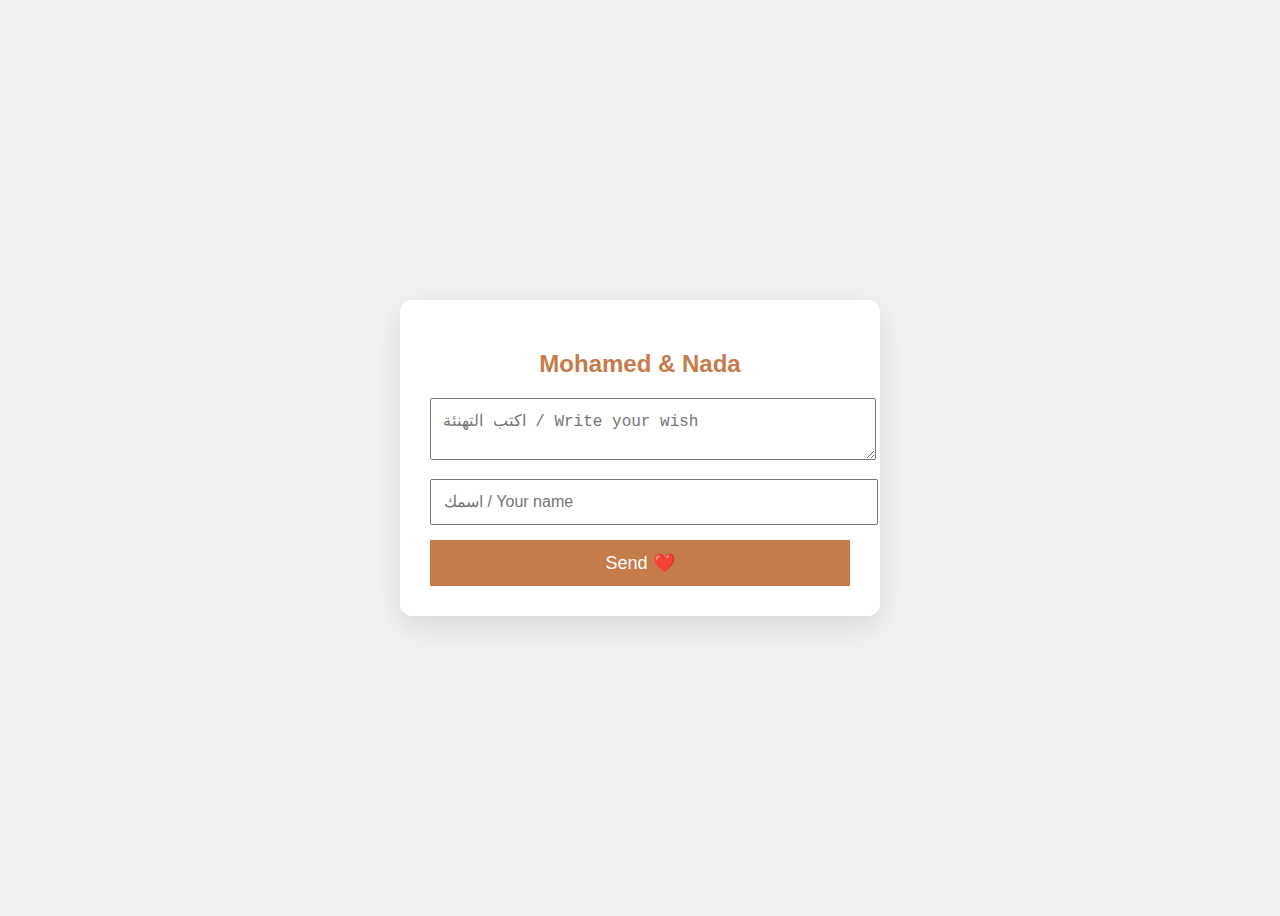
<file: templates/index.html>
<!DOCTYPE html>
<html>
<head>
    <title>Engagement Wishes 💍</title>
    <style>
        body {
            background: #f3f1ef;
            font-family: Arial, sans-serif;
            display: flex;
            justify-content: center;
            align-items: center;
            height: 100vh;
        }
        .card {
            background: white;
            padding: 30px;
            width: 420px;
            border-radius: 12px;
            box-shadow: 0 10px 30px rgba(0,0,0,0.1);
        }
        textarea, input {
            width: 100%;
            padding: 12px;
            margin-bottom: 15px;
            font-size: 16px;
        }
        button {
            background: #c67b4a;
            color: white;
            border: none;
            padding: 12px;
            width: 100%;
            font-size: 18px;
            cursor: pointer;
        }
    </style>
</head>
<body>

<div class="card">
    <h2 style="color:#c67b4a;text-align:center;">Mohamed & Nada</h2>
    <form method="post" action="/submit">
        <textarea name="wish" placeholder="اكتب التهنئة / Write your wish" required></textarea>
        <input name="name" placeholder="اسمك / Your name" required>
        <button type="submit">Send ❤️</button>
    </form>
</div>

</body>
</html>
</file>
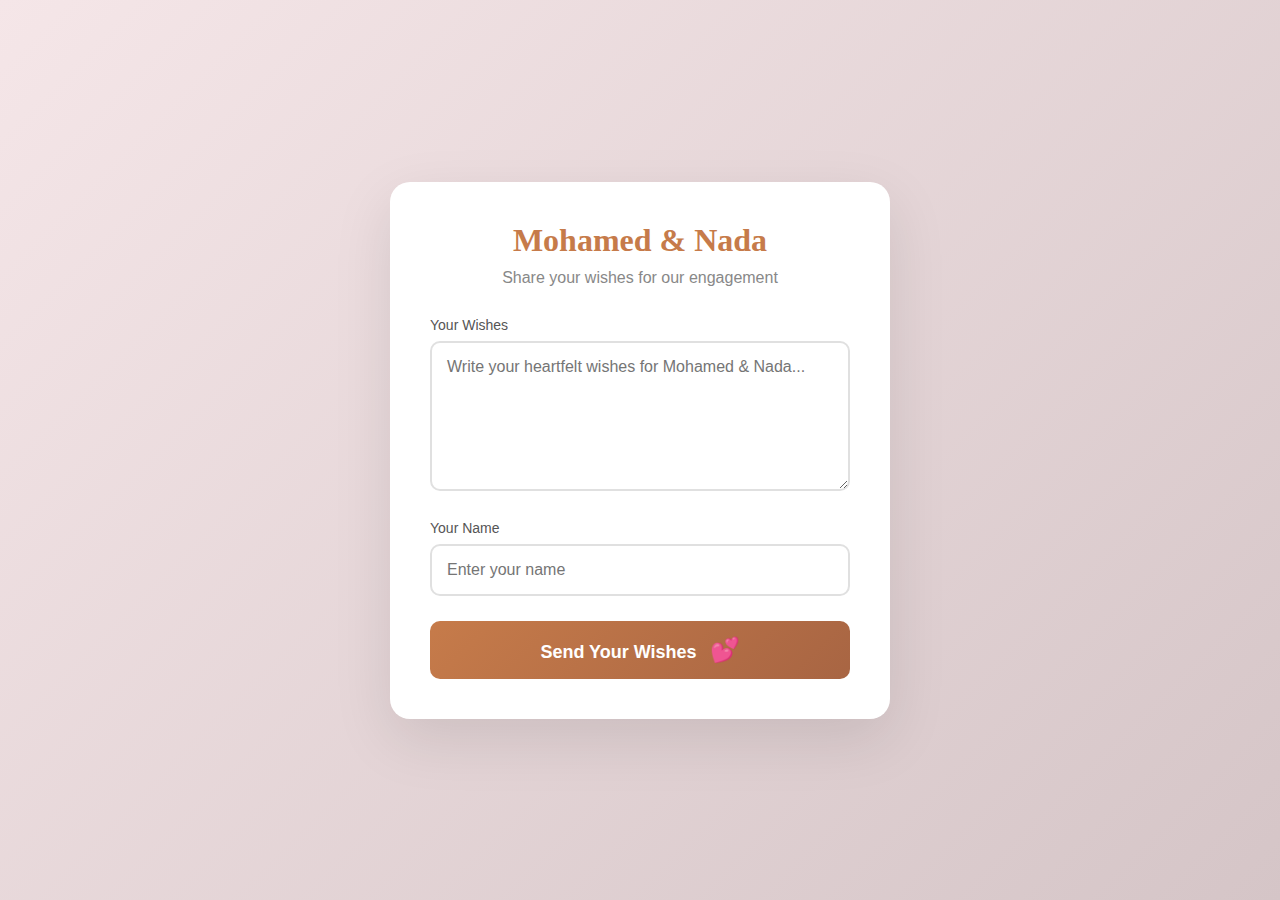
<file: new/templates/index.html>
<!DOCTYPE html>
<html lang="en">
<head>
    <meta charset="UTF-8">
    <meta name="viewport" content="width=device-width, initial-scale=1.0">
    <title>Mohamed & Nada - Engagement Wishes</title>
    <style>
        * {
            margin: 0;
            padding: 0;
            box-sizing: border-box;
        }

        body {
            font-family: 'Segoe UI', Tahoma, Geneva, Verdana, sans-serif;
            background: linear-gradient(135deg, #f5e6e8 0%, #d5c5c7 100%);
            min-height: 100vh;
            display: flex;
            justify-content: center;
            align-items: center;
            padding: 20px;
        }

        .container {
            background: white;
            border-radius: 20px;
            box-shadow: 0 20px 60px rgba(0, 0, 0, 0.1);
            padding: 40px;
            max-width: 500px;
            width: 100%;
        }

        .header {
            text-align: center;
            margin-bottom: 30px;
        }

        .header h1 {
            color: #c67b4a;
            font-size: 32px;
            font-weight: 600;
            margin-bottom: 10px;
            font-family: 'Georgia', serif;
        }

        .header p {
            color: #888;
            font-size: 16px;
        }

        .form-group {
            margin-bottom: 25px;
        }

        .form-group label {
            display: block;
            color: #555;
            font-size: 14px;
            font-weight: 500;
            margin-bottom: 8px;
        }

        .form-group textarea,
        .form-group input {
            width: 100%;
            padding: 15px;
            border: 2px solid #e0e0e0;
            border-radius: 10px;
            font-size: 16px;
            font-family: inherit;
            transition: border-color 0.3s;
        }

        .form-group textarea:focus,
        .form-group input:focus {
            outline: none;
            border-color: #c67b4a;
        }

        .form-group textarea {
            min-height: 150px;
            resize: vertical;
        }

        .submit-btn {
            width: 100%;
            padding: 15px;
            background: linear-gradient(135deg, #c67b4a 0%, #a86543 100%);
            color: white;
            border: none;
            border-radius: 10px;
            font-size: 18px;
            font-weight: 600;
            cursor: pointer;
            transition: transform 0.2s, box-shadow 0.2s;
        }

        .submit-btn:hover {
            transform: translateY(-2px);
            box-shadow: 0 10px 25px rgba(198, 123, 74, 0.3);
        }

        .submit-btn:active {
            transform: translateY(0);
        }

        .emoji {
            font-size: 24px;
            margin-left: 8px;
        }

        @media (max-width: 600px) {
            .container {
                padding: 30px 20px;
            }
            
            .header h1 {
                font-size: 26px;
            }
        }
    </style>
</head>
<body>
    <div class="container">
        <div class="header">
            <h1>Mohamed & Nada</h1>
            <p>Share your wishes for our engagement</p>
        </div>

        <form method="POST" action="/submit" enctype="multipart/form-data">
            <div class="form-group">
                <label for="wish">Your Wishes</label>
                <textarea 
                    id="wish" 
                    name="wish" 
                    placeholder="Write your heartfelt wishes for Mohamed & Nada..."
                    required
                ></textarea>
            </div>

            <div class="form-group">
                <label for="name">Your Name</label>
                <input 
                    type="text" 
                    id="name" 
                    name="name" 
                    placeholder="Enter your name"
                    required
                >
            </div>

            <button type="submit" class="submit-btn">
                Send Your Wishes
                <span class="emoji">💕</span>
            </button>
        </form>
    </div>
</body>
</html>
</file>
